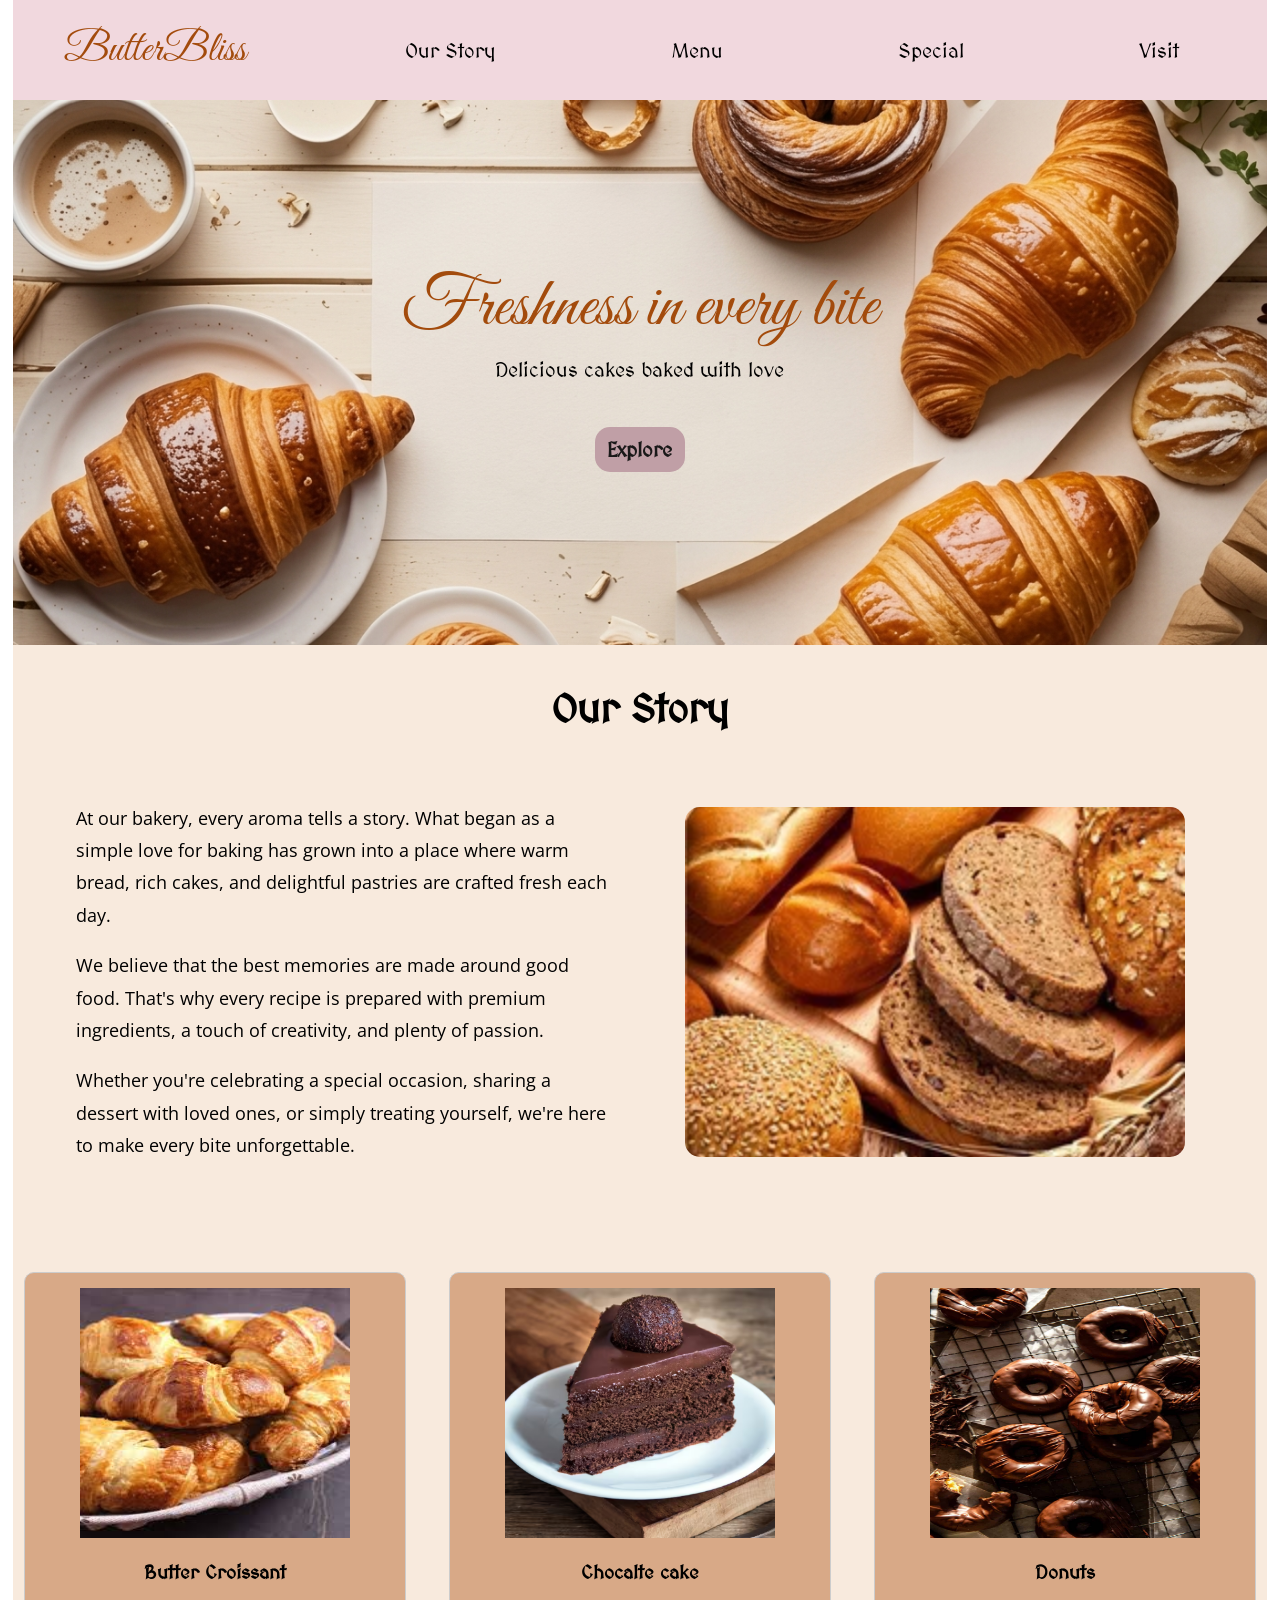
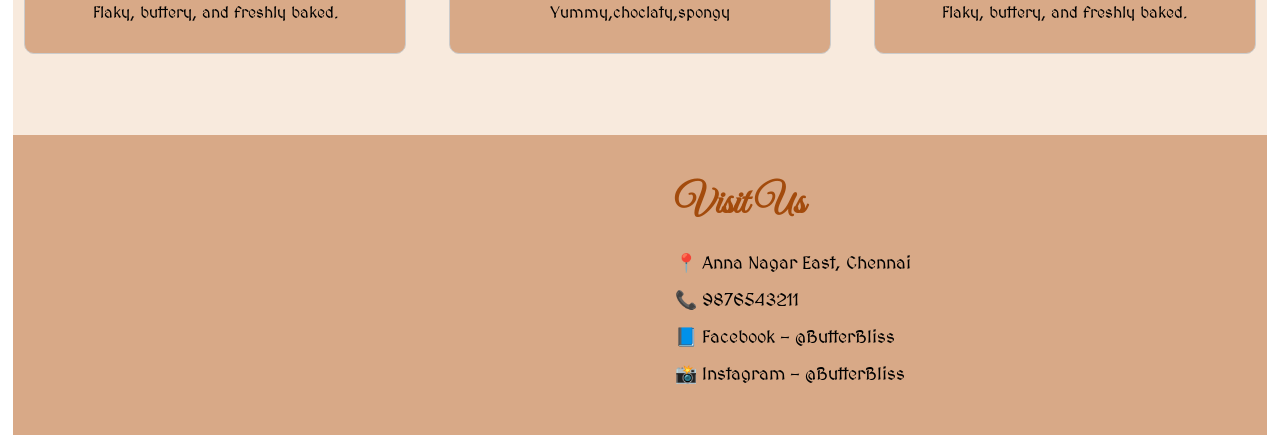
<file: Online web/index.html>
<!DOCTYPE html>
<html lang="en">
<head>
    <meta charset="UTF-8">
    <meta name="viewport" content="width=device-width, initial-scale=1.0">
    <title>Document</title>
    <link rel="stylesheet" href="style.css">
    <link rel="preconnect" href="https://fonts.googleapis.com">
<link rel="preconnect" href="https://fonts.gstatic.com" crossorigin>
<link href="https://fonts.googleapis.com/css2?family=Great+Vibes&family=Open+Sans:ital,wght@0,300..800;1,300..800&display=swap" rel="stylesheet">
<link rel="preconnect" href="https://fonts.googleapis.com">
<link rel="preconnect" href="https://fonts.gstatic.com" crossorigin>
<link href="https://fonts.googleapis.com/css2?family=Great+Vibes&family=MedievalSharp&family=Open+Sans:ital,wght@0,300..800;1,300..800&display=swap" rel="stylesheet">
<link rel="preconnect" href="https://fonts.googleapis.com">
<link rel="preconnect" href="https://fonts.gstatic.com" crossorigin>
<link href="https://fonts.googleapis.com/css2?family=Great+Vibes&family=MedievalSharp&family=Open+Sans:ital,wght@0,300..800;1,300..800&family=Playwrite+GB+J:ital,wght@0,100..400;1,100..400&display=swap" rel="stylesheet"><link rel="stylesheet" href="https://cdnjs.cloudflare.com/ajax/libs/font-awesome/6.5.1/css/all.min.css">

</head>
<body>
    <div class="whole">
    <header>
        <nav>
            <div class="nav-left">
                <p>ButterBliss</p>
            </div>
            <div class="nav-right">
                <a href="#story">Our Story</a>
                <a href="menu.html">Menu</a>
                <a href="#special">Special</a>
                <a href="#visit">Visit</a>
            </div>
        </nav>
    </header>
    <main class="main">
        <section class="sec1">
            <div class="content">
        <p class="title">Freshness in every bite</p>
        <p class="subtitle">Delicious cakes baked with love</p>
        <a href="" class="button">Explore</a>
        </div>
 </section>
        <section class="story" id="story">
    <h2 id="story-title">Our Story</h2>

    <div class="story-content">

        <div class="story-text">
            <p>
                At our bakery, every aroma tells a story. What began as a simple
                love for baking has grown into a place where warm bread, rich
                cakes, and delightful pastries are crafted fresh each day.
            </p>

            <p>
                We believe that the best memories are made around good food.
                That's why every recipe is prepared with premium ingredients,
                a touch of creativity, and plenty of passion.
            </p>

            <p>
                Whether you're celebrating a special occasion, sharing a dessert
                with loved ones, or simply treating yourself, we're here to make
                every bite unforgettable.
            </p>
        </div>

        <div class="story-image">
            <img src="bakery.png" alt="Bakery">
        </div>

    </div>
</section>

      <section class="special" id="special">
       
    <div class="special-sec">
        <div class="special-img">
        <img src="butt.jpg" alt="Butter Croissant">
        </div>
        <h3>Butter Croissant</h3>
        <p>Flaky, buttery, and freshly baked.</p>
    </div>

    <div class="special-sec">
        <div class="special-img">
        <img src="chocolate-cake.jpg" alt="Butter Croissant">
        </div>
        <h3>Chocalte cake</h3>
        <p>Yummy,choclaty,spongy</p>
    </div>

    <div class="special-sec">
        <div class="special-img">
        <img src="donut.jpg" alt="Butter Croissant">
        </div>
        <h3>Donuts</h3>
        <p>Flaky, buttery, and freshly baked.</p>
    </div>
</section>

    </main>
   <footer>

    <div class="footer-left">
        <iframe
            src="https://www.google.com/maps/embed?pb=!1m18!1m12!1m3!1d3886.2004548950013!2d80.21655507405256!3d13.086478762351343!2m3!1f0!2f0!3f0!3m2!1i1024!2i768!4f13.1!3m3!1m2!1s0x3a526425db121443%3A0xf71ddbf344841e1f!2sBlock%20E%2C%20Annanagar%20East%2C%20Chennai%2C%20Tamil%20Nadu%20600102!5e0!3m2!1sen!2sin!4v1780763919577!5m2!1sen!2sin"
            allowfullscreen=""
            loading="lazy"
            referrerpolicy="no-referrer-when-downgrade">
        </iframe>
    </div>

    <div class="footer-right" id="visit">
        <h3>Visit Us</h3>

        <p>📍 Anna Nagar East, Chennai</p>

        <p>
            📞
            <a href="tel:9876543211">9876543211</a>
        </p>

        <p>
            📘
            <a href="#">Facebook - @ButterBliss</a>
        </p>

        <p>
            📸
            <a href="#">Instagram - @ButterBliss</a>
        </p>
    </div>

</footer>
</div>
</body>
</html>
</file>
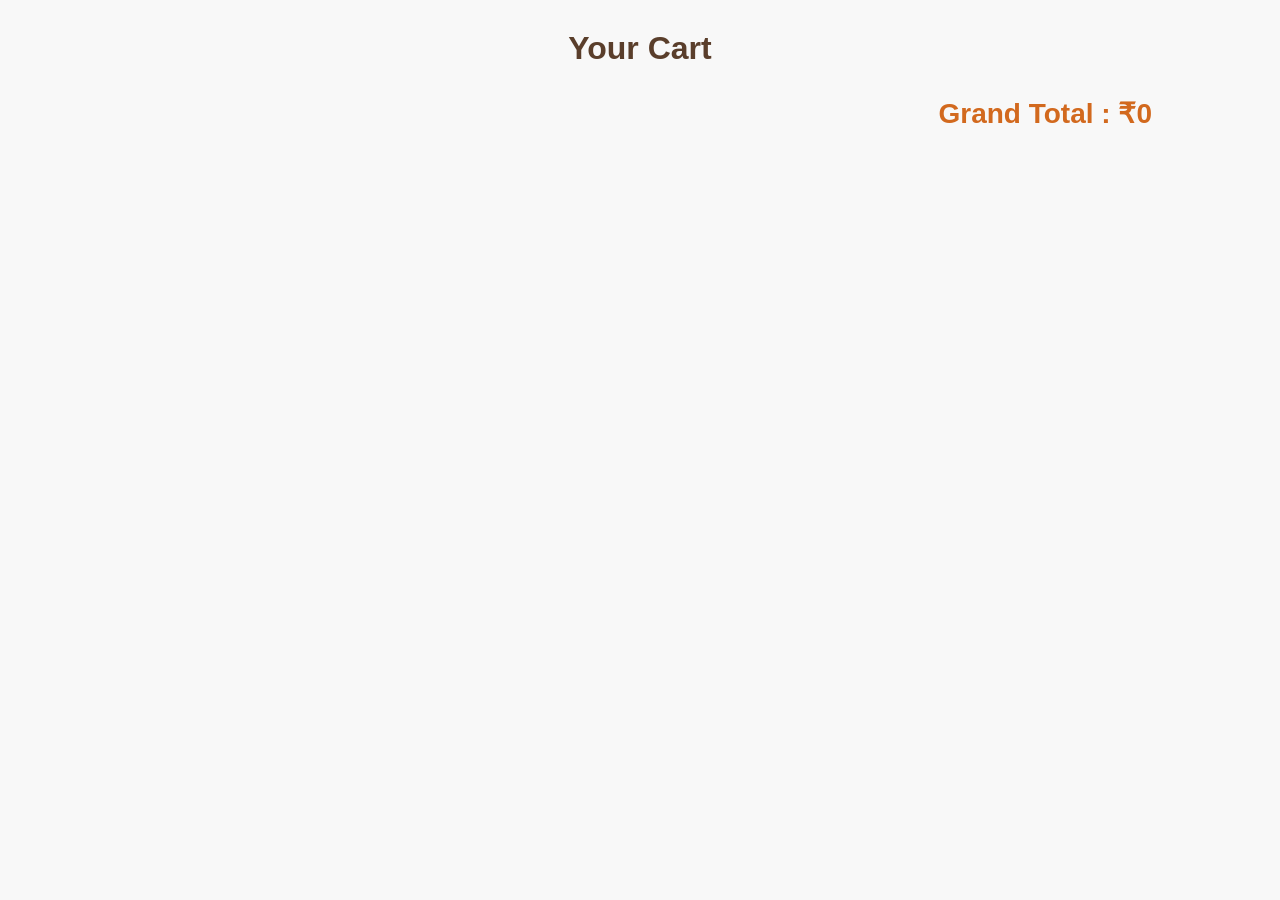
<file: Online web/cart.html>
<!DOCTYPE html>
<html>
<head>
    <title>Cart</title>
</head>
<body>

<h1>Your Cart</h1>

<div id="cart"></div>

<h2 id="total"></h2>

<script src="cart.js"></script>

</body>
<style>
    *{
    margin:0;
    padding:0;
    box-sizing:border-box;
}

body{
    background:#f8f8f8;
    font-family:Arial, Helvetica, sans-serif;
}

h1{
    text-align:center;
    margin:30px 0;
    color:#5a3e2b;
}

#cart{
    width:80%;
    margin:auto;
}

#cart div{
    background:white;
    border-radius:10px;
    padding:20px;
    margin-bottom:20px;
    box-shadow:0 2px 8px rgba(0,0,0,0.15);
}

#cart h3{
    color:#4b2e2e;
    margin-bottom:10px;
}

#cart p{
    margin:8px 0;
    font-size:18px;
}

hr{
    margin-top:15px;
    border:none;
    border-top:1px solid #ddd;
}

#total{
    width:80%;
    margin:30px auto;
    text-align:right;
    font-size:28px;
    color:#d2691e;
}
</style>
</html>
</file>
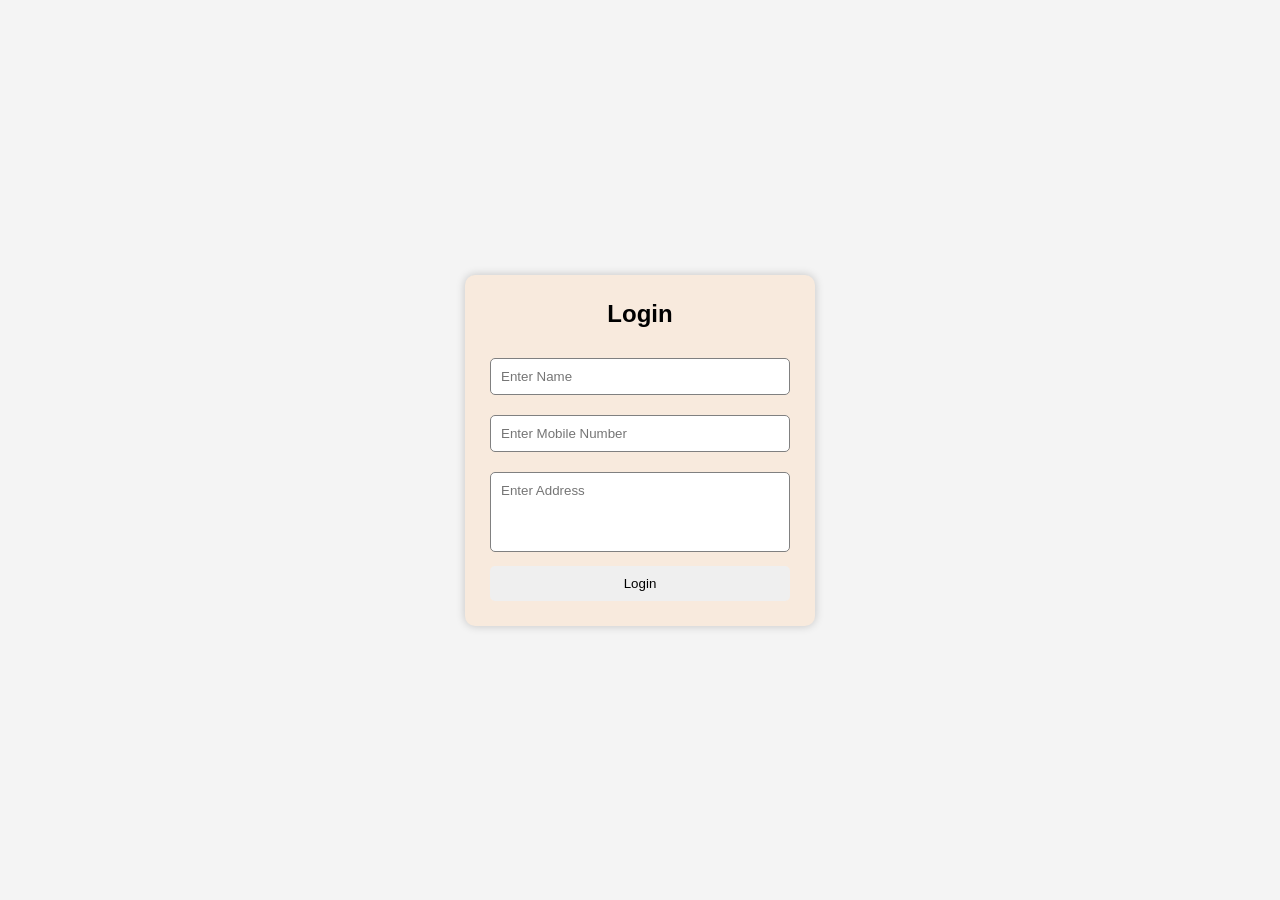
<file: Online web/login.html>
<!DOCTYPE html>
<html>
<head>
    <title>Login</title>
    <link rel="stylesheet" href="login.css">
</head>
<body>

<div class="login-box">
    <h2>Login</h2>

    <form id="loginForm">
        <input type="text" id="name" placeholder="Enter Name" required>

        <input type="tel" id="mobile" placeholder="Enter Mobile Number" required>

        <textarea id="address" placeholder="Enter Address" required></textarea>

        <button type="submit">Login</button>
    </form>
</div>

<script src="login.js"></script>

</body>
</html>
</file>
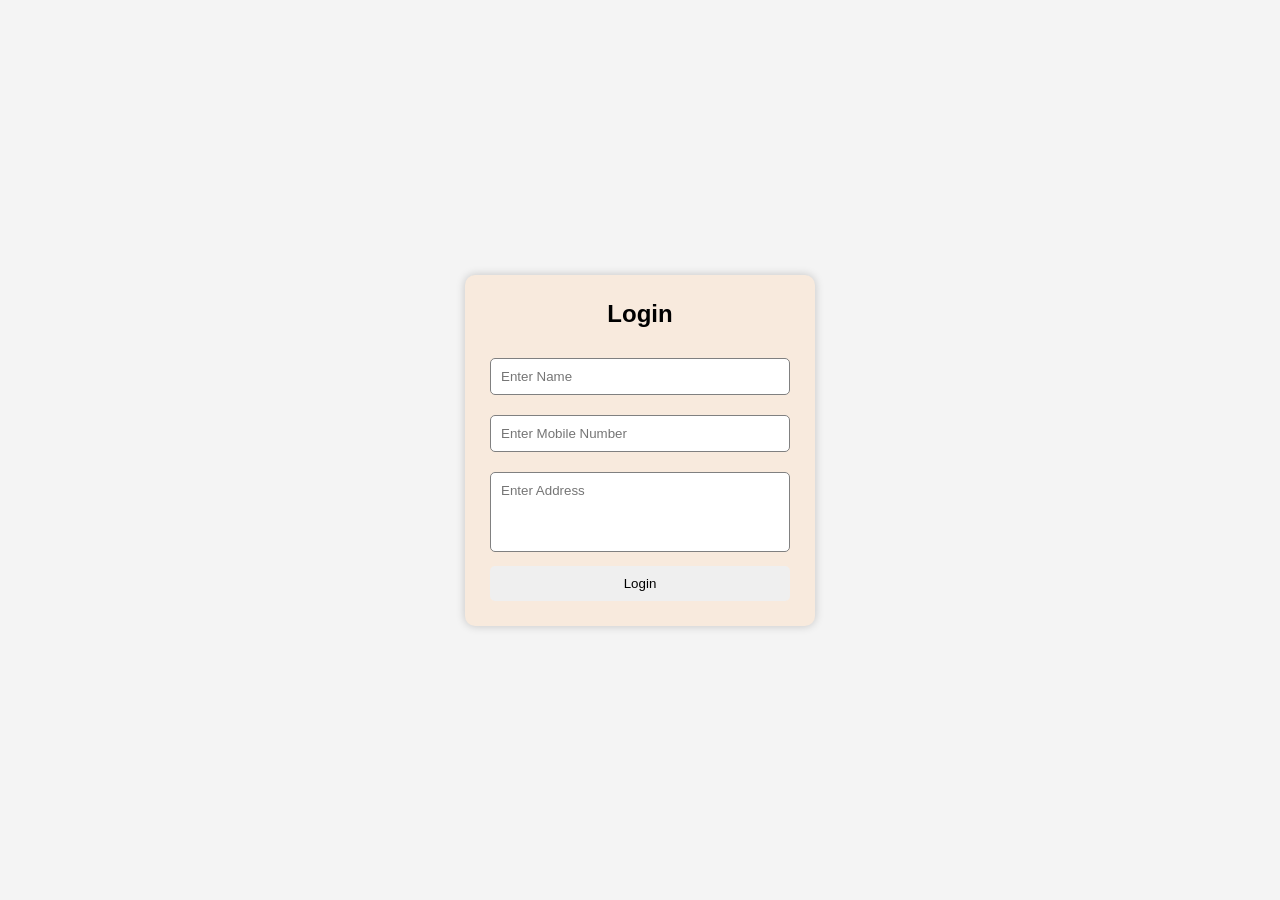
<file: Online web/menu.html>
<!DOCTYPE html>
<html lang="en">
<head>
    <meta charset="UTF-8">
    <meta name="viewport" content="width=device-width, initial-scale=1.0">
    <title>Document</title>
    <link rel="stylesheet" href="menu_style.css">
    <link rel="preconnect" href="https://fonts.googleapis.com">
<link rel="preconnect" href="https://fonts.gstatic.com" crossorigin>
<link href="https://fonts.googleapis.com/css2?family=Great+Vibes&family=Open+Sans:ital,wght@0,300..800;1,300..800&display=swap" rel="stylesheet">
<link rel="preconnect" href="https://fonts.googleapis.com">
<link rel="preconnect" href="https://fonts.gstatic.com" crossorigin>
<link href="https://fonts.googleapis.com/css2?family=Great+Vibes&family=MedievalSharp&family=Open+Sans:ital,wght@0,300..800;1,300..800&display=swap" rel="stylesheet">
<link rel="preconnect" href="https://fonts.googleapis.com">
<link rel="preconnect" href="https://fonts.gstatic.com" crossorigin>
<link href="https://fonts.googleapis.com/css2?family=Great+Vibes&family=MedievalSharp&family=Open+Sans:ital,wght@0,300..800;1,300..800&family=Playwrite+GB+J:ital,wght@0,100..400;1,100..400&display=swap" rel="stylesheet"><link rel="stylesheet" href="https://cdnjs.cloudflare.com/ajax/libs/font-awesome/6.5.1/css/all.min.css">
</head>
<body>
    <header>
        <nav>
            <div class="nav-left">
                 <p>Our Menu</p>
            </div>
            <div class="nav-right">
               <a href="index.html">Go to home</a>
               <a href="logout" id="logout">Logout</a>
            </div>
        </nav>
    </header>
    <main>
    <div class="container">
        <div class="card">

            <div class="image">

                <div class="image-container">
                    <img src="butt.jpg" alt="">
                </div>

            </div>
            
         <div class="menu-details">
         <h3 class="name">Butter Croissant</h3>
         <p class="price">₹180</p>
        </div>
            <div class="addtocard">
                <button class="addtobtn" onclick="location.href='cart.html'">Go to card</button>
            </div>
            <div class="btn-container">
                <button class="plusbtn">+</button>
                <p class="quantity">0</p>
                <button class="minusbtn">-</button>
            </div>
    </div>

     <div class="card">

            <div class="image">

                <div class="image-container">
                    <img src="butt.jpg" alt="">
                </div>

            </div>
            
         <div class="menu-details">
         <h3 class="name">Butter Croissant</h3>
         <p class="price">₹180</p>
        </div>
            <div class="addtocard">
                <button class="addtobtn" onclick="location.href='cart.html'">Go to card</button>
            </div>
            <div class="btn-container">
                <button class="plusbtn">+</button>
                <p class="quantity">0</p>
                <button class="minusbtn">-</button>
            </div>
    </div>


     <div class="card">

            <div class="image">

                <div class="image-container">
                    <img src="butt.jpg" alt="">
                </div>

            </div>
            
         <div class="menu-details">
         <h3 class="name">Butter Croissant</h3>
         <p class="price">₹180</p>
        </div>
            <div class="addtocard">
                <button class="addtobtn" onclick="location.href='cart.html'">Go to card</button>
            </div>
            <div class="btn-container">
                <button class="plusbtn">+</button>
                <p class="quantity">0</p>
                <button class="minusbtn">-</button>
            </div>
    </div>


     <div class="card">

            <div class="image">

                <div class="image-container">
                    <img src="butt.jpg" alt="">
                </div>

            </div>
            
         <div class="menu-details">
         <h3 class="name">Butter Croissant</h3>
         <p class="price">₹180</p>
        </div>
            <div class="addtocard">
                <button class="addtobtn" onclick="location.href='cart.html'">Go to card</button>
            </div>
            <div class="btn-container">
                <button class="plusbtn">+</button>
                <p class="quantity">0</p>
                <button class="minusbtn">-</button>
            </div>
    </div>


     <div class="card">

            <div class="image">

                <div class="image-container">
                    <img src="butt.jpg" alt="">
                </div>

            </div>
            
         <div class="menu-details">
         <h3 class="name">Butter Croissant</h3>
         <p class="price">₹180</p>
        </div>
            <div class="addtocard">
                <button class="addtobtn" onclick="location.href='cart.html'">Go to card</button>
            </div>
            <div class="btn-container">
                <button class="plusbtn">+</button>
                <p class="quantity">0</p>
                <button class="minusbtn">-</button>
            </div>
    </div>


     <div class="card">

            <div class="image">

                <div class="image-container">
                    <img src="butt.jpg" alt="">
                </div>

            </div>
            
         <div class="menu-details">
         <h3 class="name">Butter Croissant</h3>
         <p class="price">₹180</p>
        </div>
            <div class="addtocard">
                <button class="addtobtn" onclick="location.href='cart.html'">Go to card</button>
            </div>
            <div class="btn-container">
                <button class="plusbtn">+</button>
                <p class="quantity">0</p>
                <button class="minusbtn">-</button>
            </div>
    </div>


     <div class="card">

            <div class="image">

                <div class="image-container">
                    <img src="butt.jpg" alt="">
                </div>

            </div>
            
         <div class="menu-details">
         <h3 class="name">Butter Croissant</h3>
         <p class="price">₹180</p>
        </div>
            <div class="addtocard">
                <button class="addtobtn" onclick="location.href='cart.html'">Go to card</button>
            </div>
            <div class="btn-container">
                <button class="plusbtn">+</button>
                <p class="quantity">0</p>
                <button class="minusbtn">-</button>
            </div>
    </div>


     <div class="card">

            <div class="image">

                <div class="image-container">
                    <img src="butt.jpg" alt="">
                </div>

            </div>
            
         <div class="menu-details">
         <h3 class="name">Butter Croissant</h3>
         <p class="price">₹180</p>
        </div>
            <div class="addtocard">
                <button class="addtobtn" onclick="location.href='cart.html'">Go to card</button>
            </div>
            <div class="btn-container">
                <button class="plusbtn">+</button>
                <p class="quantity">0</p>
                <button class="minusbtn">-</button>
            </div>
    </div>


     <div class="card">

            <div class="image">

                <div class="image-container">
                    <img src="butt.jpg" alt="">
                </div>

            </div>
            
         <div class="menu-details">
         <h3 class="name">Butter Croissant</h3>
         <p class="price">₹180</p>
        </div>
            <div class="addtocard">
                <button class="addtobtn" onclick="location.href='cart.html'">Go to card</button>
            </div>
            <div class="btn-container">
                <button class="plusbtn">+</button>
                <p class="quantity">0</p>
                <button class="minusbtn">-</button>
            </div>
    </div>


     <div class="card">

            <div class="image">

                <div class="image-container">
                    <img src="butt.jpg" alt="">
                </div>

            </div>
            
         <div class="menu-details">
         <h3 class="name">Butter Croissant</h3>
         <p class="price">₹180</p>
        </div>
            <div class="addtocard">
                <button class="addtobtn" onclick="location.href='cart.html'">Go to card</button>
            </div>
            <div class="btn-container">
                <button class="plusbtn">+</button>
                <p class="quantity">0</p>
                <button class="minusbtn">-</button>
            </div>
    </div>


     <div class="card">

            <div class="image">

                <div class="image-container">
                    <img src="butt.jpg" alt="">
                </div>

            </div>
            
         <div class="menu-details">
         <h3 class="name">Butter Croissant</h3>
         <p class="price">₹180</p>
        </div>
            <div class="addtocard">
                <button class="addtobtn" onclick="location.href='cart.html'">Go to card</button>
            </div>
            <div class="btn-container">
                <button class="plusbtn">+</button>
                <p class="quantity">0</p>
                <button class="minusbtn">-</button>
            </div>
    </div>
</div>

    </main>
    <script src="script.js"></script>
</body>
</html>
</file>
<file: Online web/style.css>
body{
    margin:0;
    padding: 0;
}
.whole
{

    width:98%;
    margin: auto;
   background-color:rgb(248, 234, 221);
}
nav{
width:100%;
height:100px;

margin-bottom: 0.1px;
display: flex;
background-color:rgb(241, 216, 222);
gap: 20px;

}
main{
    display: flex;
    justify-content: space-between;
    align-items: center;
    flex-direction: column;
    margin: 0;
}
.whole section
{   
    width: 100%;
    height: 545px;
}
.sec
{
    margin-bottom: 5px;
}
footer
{
    width: 100%;
    height: 250px;
  
}
.nav-left{
   
    height: 100%;
    width: 30%;

    display: flex;
    justify-content: center; /* horizontal center */
    align-items: center;     /* vertical center */
}

.nav-left p{
    margin: 0;
    font-family: "Great Vibes", cursive;
    font-size: 42px;
    
    color: #a34b0c;

}
.nav-right
{
    width: 100%;
    display: flex;
    justify-content: space-around;
    align-items: center;
}
.nav-right a{
    text-decoration: none;
    color: black;
    font-size: 20px;
     font-family: "MedievalSharp", cursive;
      padding: 10px 15px;
    border-radius: 20px;
}
.nav-right a:hover{
    border-radius:20px ;
                background-color:  rgb(192, 159, 166);

}
.main .sec1
{
    background-image: url(pupps.png);
    background-size: cover;
    display: flex;
    justify-content: center;
    align-items: center;
  
}
.sec1 .content{
    text-align: center;
}

.title{
    color: #a34b0c;
    font-size: 70px;
    font-family: "Great Vibes", cursive;
    transform: translateY(-20px);
    
}

.subtitle{
    color: black;
    font-size: 20px;
    transform: translateY(-85px);
     font-size: 20px;
     font-family: "MedievalSharp", cursive;
    
}
.button
{
    transform: translateY(-60px);
   display: inline-block;
   background-color:rgb(192, 159, 166);
   text-decoration: none;
   color: rgb(26, 25, 25);
   padding: 10px;
   width: 70px;
   border-radius: 15px;
   font-size: 20px;
   font-weight: 900;
    font-family: "MedievalSharp", cursive;
}
.button:hover{
    box-shadow: 0 0 10px rgb(204,87,8),
                0 0 20px rgb(204, 87, 8),
                0 0 40px rgb(204, 87, 8);
}
.story{
    width: 100%;
    height: 550px;
    background-color: rgb(248, 234, 221);
    display: flex;
    flex-direction: column;
}

#story-title{
    text-align: center;
    font-size: 40px;
    font-family: "MedievalSharp", cursive;
    margin-top: 40px;
    margin-bottom: 40px;
}

.story-content{
    width: 90%;
    margin: auto;
    display: flex;
    justify-content: space-between;
    align-items: center;
    gap: 50px;
}

.story-text{
    width: 50%;
    font-size: 18px;
    line-height: 1.8;
    font-family: "Open Sans", sans-serif;
}

.story-image{
    width: 50%;
    display: flex;
    justify-content: center;
}

.story-image img{
    width: 100%;
    max-width: 500px;
    height: 350px;
    object-fit: cover;
    border-radius: 15px;
}
.special
{
      background-color:rgb(248, 234, 221);
      display: flex;
      flex-direction: row;
      justify-content: space-around;
      align-items: center;
      margin: auto;
      gap: 20px;
     
}
.special-sec
{
   
    width: 350px;
    height: 350px;
      border: 1px solid #ccc;
    border-radius: 10px;
    padding: 15px;
    text-align: center;
    background-color:#d8a987;
    font-family: "MedievalSharp", cursive;
}
.special-sec img{
    width: 270px;
    height: 250px;
}
footer {
    width: 100%;
    min-height: 300px;
    background-color: #d8a987;

    display: flex;
    justify-content: space-around;
    align-items: center;

    padding: 20px 40px;
    box-sizing: border-box;
}

.footer-left {
    width: 40%;
    display: flex;
    justify-content: center;
    align-items: center;
}

.footer-left iframe {
    width: 300px;
    height: 220px;
    border: 0;
    border-radius: 10px;
}

.footer-right {
    width: 45%;
    display: flex;
    flex-direction: column;
    justify-content: center;
    padding: 20px;
    box-sizing: border-box;
}

.footer-right h3 {
    margin: 0 0 15px 0;
    font-family: "Great Vibes", cursive;
    font-size: 40px;
    color: #a34b0c;
}

.footer-right p {
    margin: 8px 0;
    font-size: 18px;
    font-family: "MedievalSharp", cursive;
    color: black;
}

.footer-right a {
    text-decoration: none;
    color: black;
    font-size: 18px;
    font-family: "MedievalSharp", cursive;
}

.footer-right a:hover {
    color: #a34b0c;
}
</file>
<file: Online web/login.css>
*{
    margin:0;
    padding:0;
    box-sizing:border-box;
    font-family:Arial, Helvetica, sans-serif;
}

body{
    height:100vh;
    display:flex;
    justify-content:center;
    align-items:center;
    background:#f4f4f4;
}

.login-box{
    width:350px;
  
    background-color: rgb(248, 234, 221);

    padding:25px;
    border-radius:10px;
    box-shadow:0 0 10px rgba(0,0,0,.2);
}

.login-box h2{
    text-align:center;
    margin-bottom:20px;
}

input,textarea{
    width:100%;
    padding:10px;
    margin:10px 0;
    border:1px solid gray;
    border-radius:5px;
}

textarea{
    resize:none;
    height:80px;
}

button{
    width:100%;
    padding:10px;
  
     background:rgb(192, 159, 166)
    color:white;
    border:none;
    border-radius:5px;
    cursor:pointer;
}

button:hover{
  
      background:green;
}
</file>
<file: Online web/menu_style.css>
*
{
    margin: 0;
    padding: 0;
    box-sizing: border-box;
    
}
nav{
    width:100%;
    height:90px;
    display: flex;
    flex-direction: row;
    background-color:rgb(241, 216, 222);

}
 .nav-left
{
   width:50%;
   
    text-align: center;
}
.nav-left p{
    padding-top: 25px;
     font-family: "Great Vibes", cursive;
    font-size: 42px;
    
    color: #a34b0c;
}

.nav-right
{   
    width:50%;
    display: flex;
    align-items: center;
    justify-content: flex-end;
    padding-right: 50px;
}
.nav-right a{
    text-decoration: none;
      color: black;
    font-size: 20px;
     font-family: "MedievalSharp", cursive;
      padding: 10px 15px;
    border-radius: 20px;

}
.nav-right a:hover{
    border-radius:20px ;
                background-color:  rgb(192, 159, 166);

}
main{
    background-color: rgb(248, 234, 221);
}
.container
{
    display: grid;
    align-items: center;
    justify-content: space-around;
    grid-template-columns: repeat(4,300px);
    gap:20px;
    padding-top: 30px;
}
.card
{
    border-radius: 20px;
    width:300px;
    height:430px;
    display: flex;
    align-items: center;
    flex-direction: column;
    padding-top: 20px;
    background-color: whitesmoke;
     box-shadow: 0 0 15px 5px rgba(0, 0, 0, 0.2);
}
.image
{
    padding-bottom: 20px;
}
.menu-details{
    text-align:center;
    margin-bottom:15px;
}

.menu-details h3{
    font-size:22px;
    color:#a34b0c;
    font-family: "MedievalSharp", cursive;
    margin-bottom:6px;
}

.menu-details p{
    font-size:18px;
    font-weight:bold;
    color:#444;
}
.image-container
{
    width:250px;
    height:220px;
   
    border-radius: 20px;
    margin: auto;
    overflow: hidden;
   
}

.image-container img{
     object-fit:cover;
     width: 100%;
     height:100%;
}
.addtobtn
{
    width:150px;
    height: 30px;
    border: none;
      border-radius:20px ;
                background-color:  rgb(192, 159, 166);
}
.addtobtn:hover{
    background-color:  rgb(172, 143, 149);
}
.addtocard
{
    padding-bottom: 20px;
     
}
.btn-container
{
    display:flex;
    flex-direction: row;
    align-items: center;
    justify-content:space-evenly;
    gap:15px;
}
.btn-container .quantity
{
   font-family: Arial, Helvetica, sans-serif;
    width:25px;
    height:25px;
}
.plusbtn
{
     width:25px;
    height:25px;
    border: none;
     border-radius: 5px;
     background-color:  rgb(192, 159, 166);
}
.plusbtn:hover
{
      background-color:  rgb(172, 143, 149);
}

.minusbtn
{
     width:25px;
    height:25px;
    border: none;
     border-radius: 5px;
     background-color:  rgb(192, 159, 166);
}
.minusbtn:hover
{
      background-color:  rgb(172, 143, 149);
}
</file>
